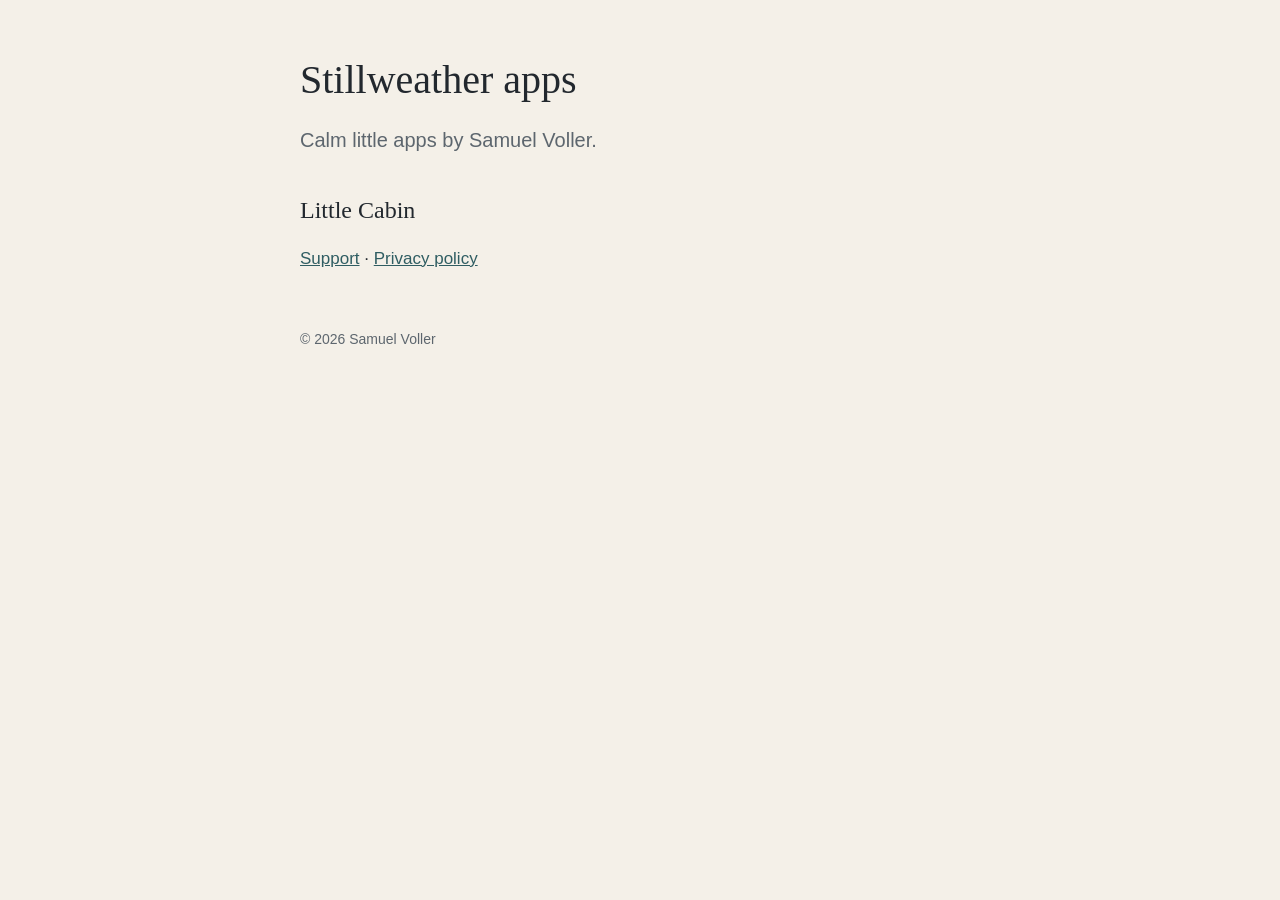
<file: index.html>
<!doctype html>
<html lang="en-GB"><head><meta charset="utf-8"><meta name="viewport" content="width=device-width, initial-scale=1">
<title>Stillweather apps</title><link rel="stylesheet" href="style.css"></head>
<body><main>
<h1>Stillweather apps</h1>
<p class="lead">Calm little apps by Samuel Voller.</p>
<h2>Little Cabin</h2>
<p><a href="little-cabin/support.html">Support</a> · <a href="little-cabin/privacy.html">Privacy policy</a></p>
<footer>© 2026 Samuel Voller</footer>
</main></body></html>
</file>
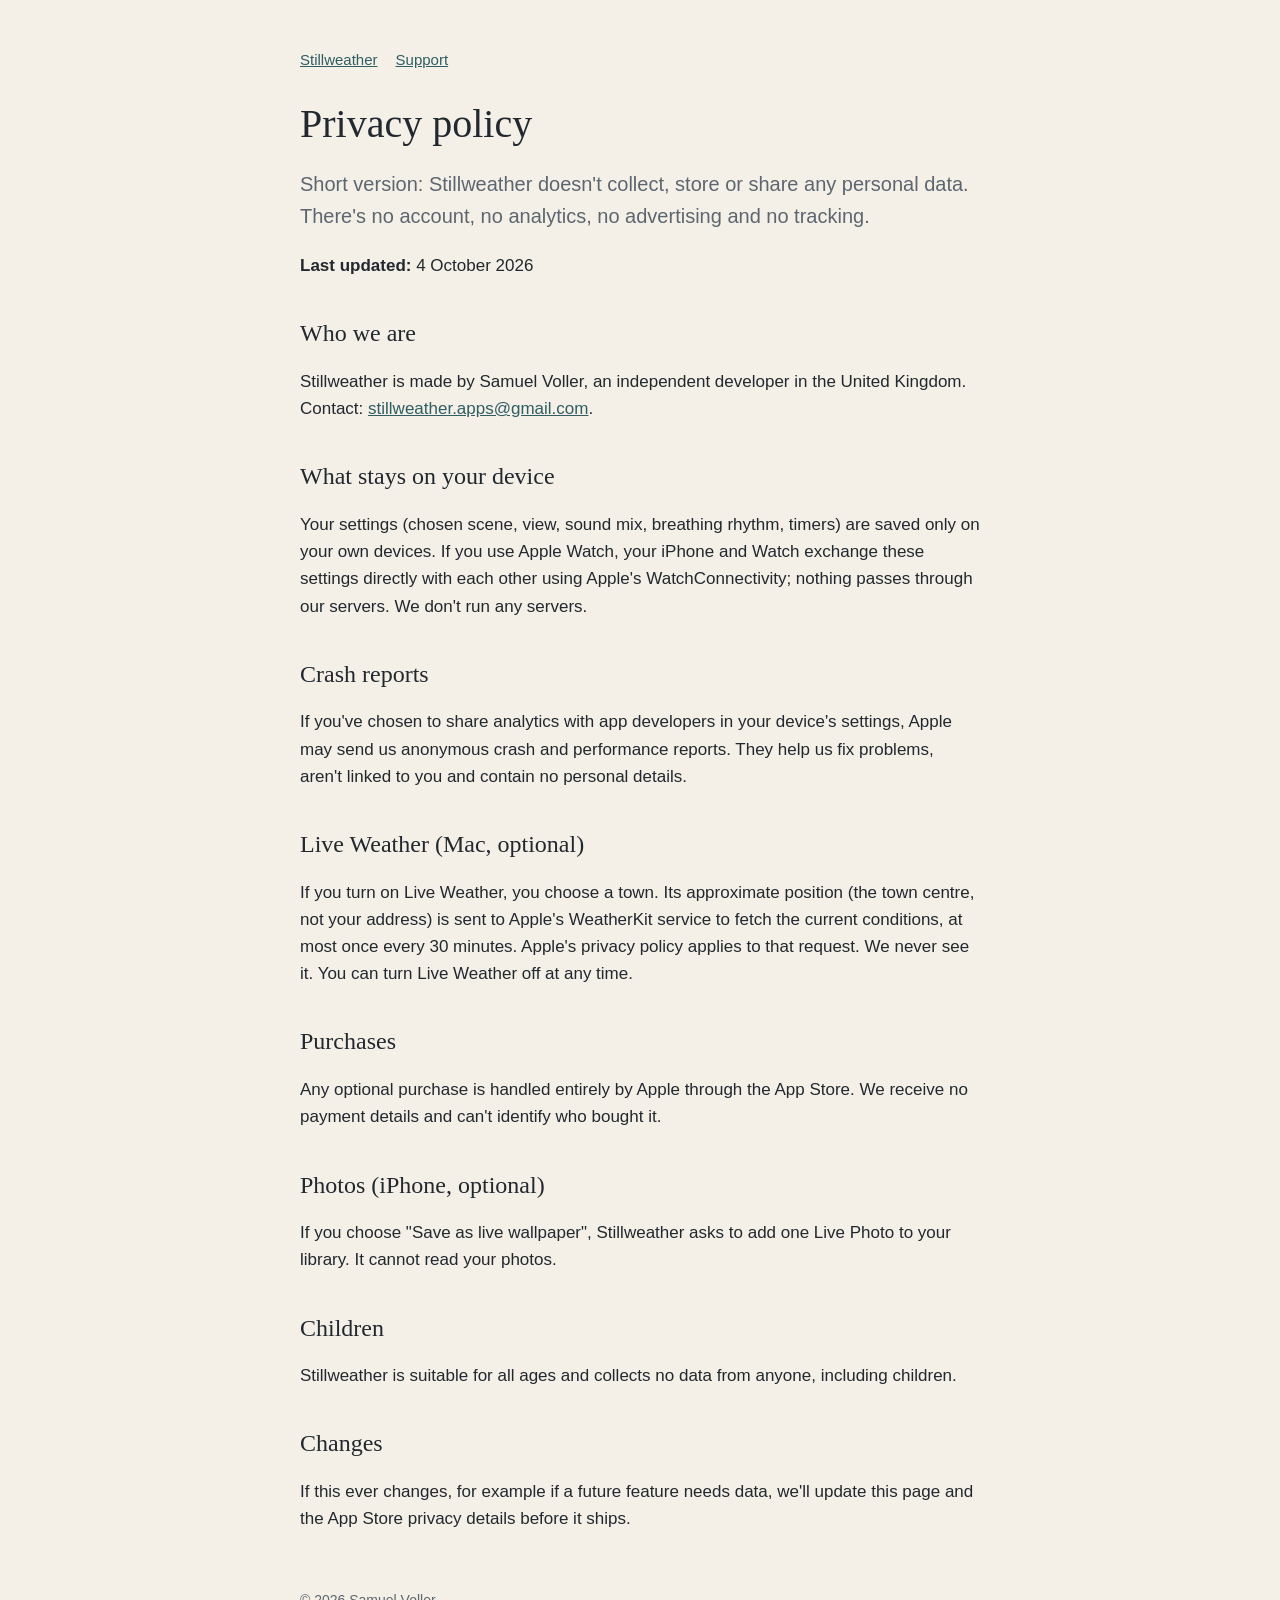
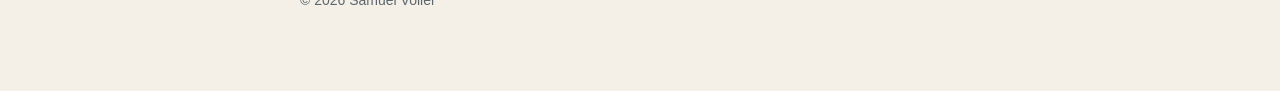
<file: privacy.html>
<!doctype html>
<html lang="en-GB"><head><meta charset="utf-8"><meta name="viewport" content="width=device-width, initial-scale=1">
<title>Stillweather privacy policy</title><link rel="stylesheet" href="style.css"></head>
<body><main>
<nav><a href="index.html">Stillweather</a><a href="support.html">Support</a></nav>
<h1>Privacy policy</h1>
<p class="lead">Short version: Stillweather doesn't collect, store or share any personal data. There's no account, no analytics, no advertising and no tracking.</p>
<p><strong>Last updated:</strong> 4 October 2026</p>
<h2>Who we are</h2>
<p>Stillweather is made by Samuel Voller, an independent developer in the United Kingdom. Contact: <a href="mailto:stillweather.apps@gmail.com">stillweather.apps@gmail.com</a>.</p>
<h2>What stays on your device</h2>
<p>Your settings (chosen scene, view, sound mix, breathing rhythm, timers) are saved only on your own devices. If you use Apple Watch, your iPhone and Watch exchange these settings directly with each other using Apple's WatchConnectivity; nothing passes through our servers. We don't run any servers.</p>
<h2>Crash reports</h2>
<p>If you've chosen to share analytics with app developers in your device's settings, Apple may send us anonymous crash and performance reports. They help us fix problems, aren't linked to you and contain no personal details.</p>
<h2>Live Weather (Mac, optional)</h2>
<p>If you turn on Live Weather, you choose a town. Its approximate position (the town centre, not your address) is sent to Apple's WeatherKit service to fetch the current conditions, at most once every 30 minutes. Apple's privacy policy applies to that request. We never see it. You can turn Live Weather off at any time.</p>
<h2>Purchases</h2>
<p>Any optional purchase is handled entirely by Apple through the App Store. We receive no payment details and can't identify who bought it.</p>
<h2>Photos (iPhone, optional)</h2>
<p>If you choose "Save as live wallpaper", Stillweather asks to add one Live Photo to your library. It cannot read your photos.</p>
<h2>Children</h2>
<p>Stillweather is suitable for all ages and collects no data from anyone, including children.</p>
<h2>Changes</h2>
<p>If this ever changes, for example if a future feature needs data, we'll update this page and the App Store privacy details before it ships.</p>
<footer>© 2026 Samuel Voller</footer>
</main></body></html>
</file>
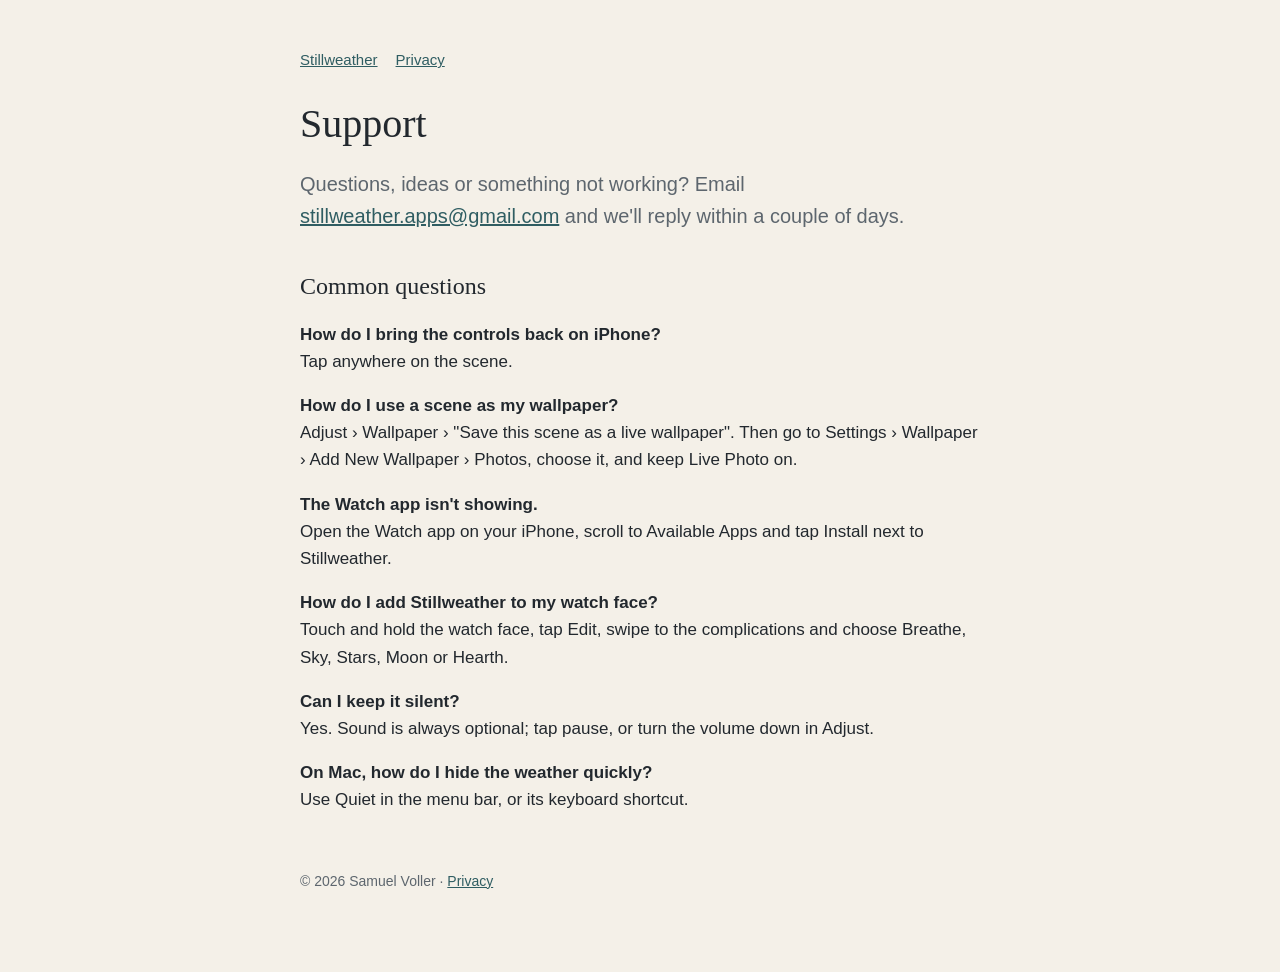
<file: support.html>
<!doctype html>
<html lang="en-GB"><head><meta charset="utf-8"><meta name="viewport" content="width=device-width, initial-scale=1">
<title>Stillweather support</title><link rel="stylesheet" href="style.css"></head>
<body><main>
<nav><a href="index.html">Stillweather</a><a href="privacy.html">Privacy</a></nav>
<h1>Support</h1>
<p class="lead">Questions, ideas or something not working? Email <a href="mailto:stillweather.apps@gmail.com">stillweather.apps@gmail.com</a> and we'll reply within a couple of days.</p>
<h2>Common questions</h2>
<div class="card"><p><strong>How do I bring the controls back on iPhone?</strong><br>Tap anywhere on the scene.</p>
<p><strong>How do I use a scene as my wallpaper?</strong><br>Adjust › Wallpaper › "Save this scene as a live wallpaper". Then go to Settings › Wallpaper › Add New Wallpaper › Photos, choose it, and keep Live Photo on.</p>
<p><strong>The Watch app isn't showing.</strong><br>Open the Watch app on your iPhone, scroll to Available Apps and tap Install next to Stillweather.</p>
<p><strong>How do I add Stillweather to my watch face?</strong><br>Touch and hold the watch face, tap Edit, swipe to the complications and choose Breathe, Sky, Stars, Moon or Hearth.</p>
<p><strong>Can I keep it silent?</strong><br>Yes. Sound is always optional; tap pause, or turn the volume down in Adjust.</p>
<p><strong>On Mac, how do I hide the weather quickly?</strong><br>Use Quiet in the menu bar, or its keyboard shortcut.</p></div>
<footer>© 2026 Samuel Voller · <a href="privacy.html">Privacy</a></footer>
</main></body></html>
</file>
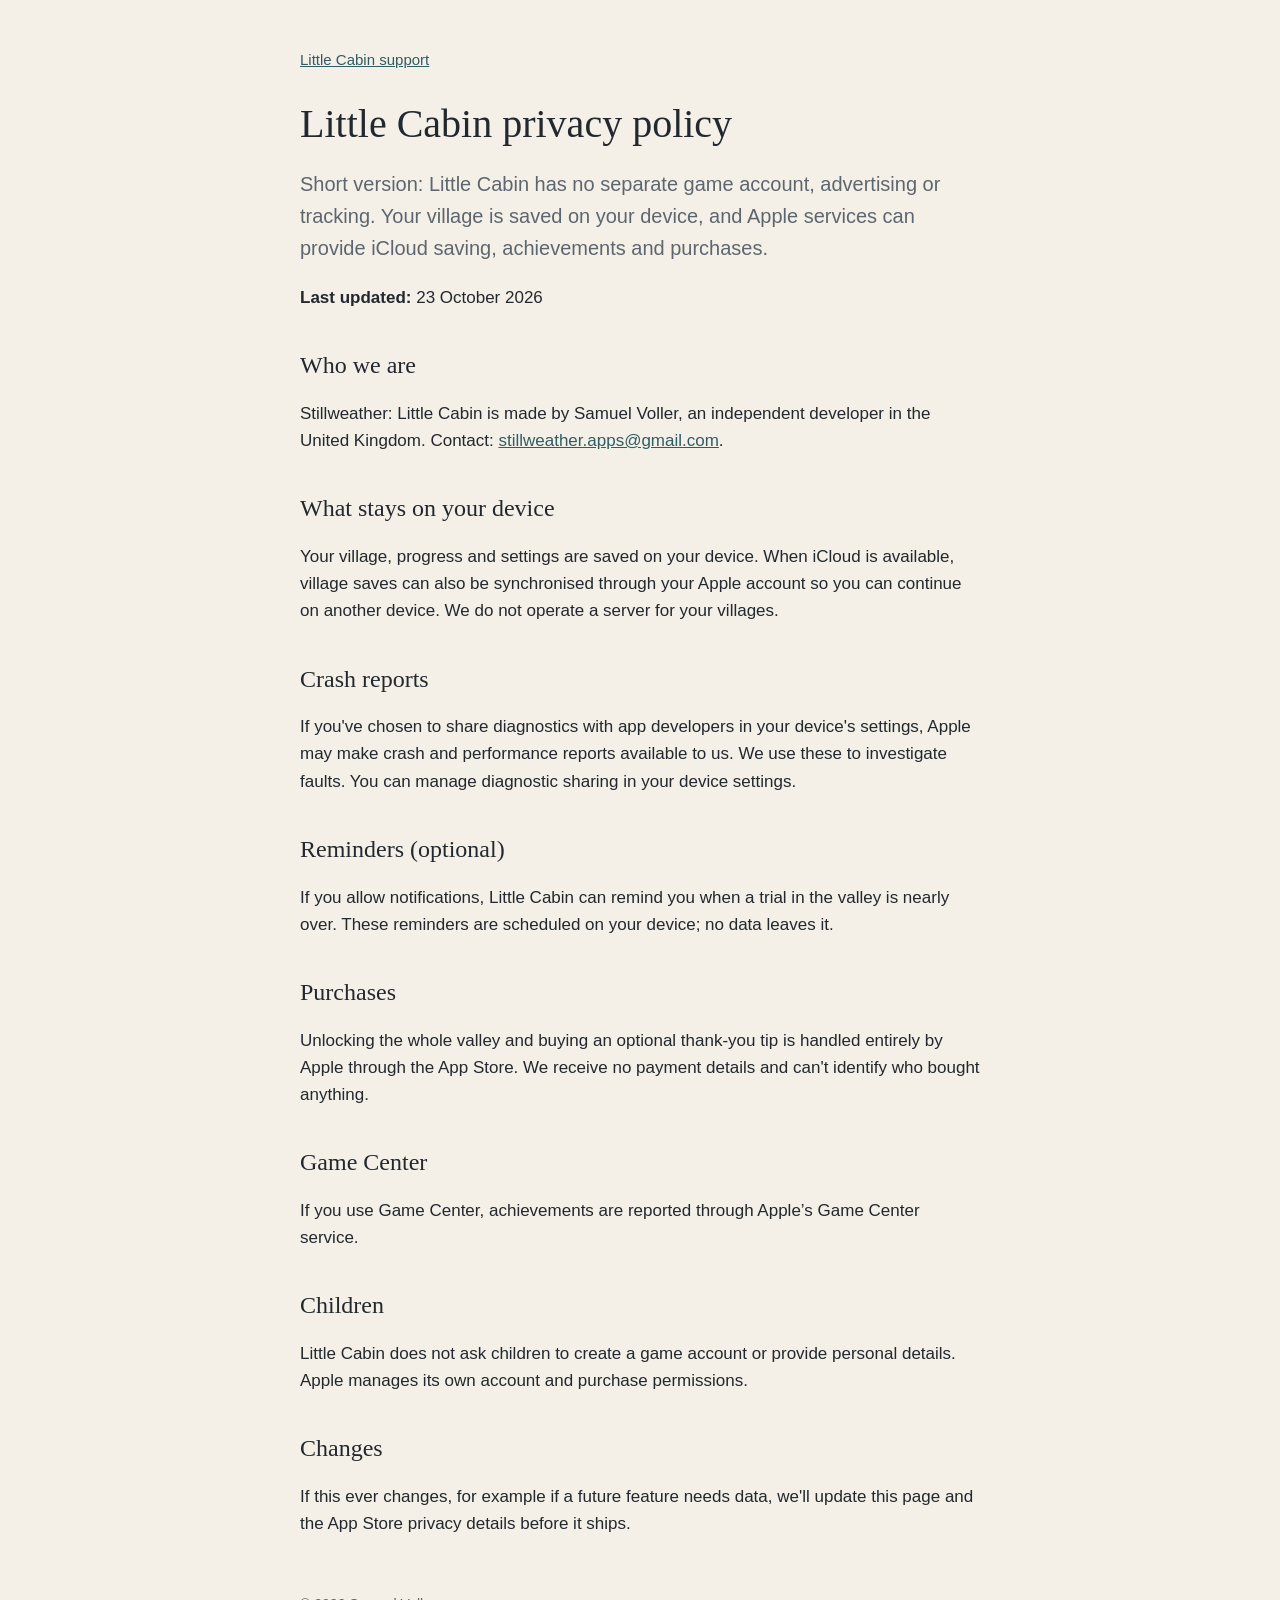
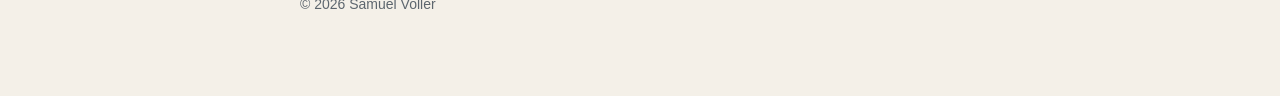
<file: little-cabin/privacy.html>
<!doctype html>
<html lang="en-GB"><head><meta charset="utf-8"><meta name="viewport" content="width=device-width, initial-scale=1">
<title>Little Cabin privacy policy</title><link rel="stylesheet" href="../style.css"></head>
<body><main>
<nav><a href="support.html">Little Cabin support</a></nav>
<h1>Little Cabin privacy policy</h1>
<p class="lead">Short version: Little Cabin has no separate game account, advertising or tracking. Your village is saved on your device, and Apple services can provide iCloud saving, achievements and purchases.</p>
<p><strong>Last updated:</strong> 23 October 2026</p>
<h2>Who we are</h2>
<p>Stillweather: Little Cabin is made by Samuel Voller, an independent developer in the United Kingdom. Contact: <a href="mailto:stillweather.apps@gmail.com">stillweather.apps@gmail.com</a>.</p>
<h2>What stays on your device</h2>
<p>Your village, progress and settings are saved on your device. When iCloud is available, village saves can also be synchronised through your Apple account so you can continue on another device. We do not operate a server for your villages.</p>
<h2>Crash reports</h2>
<p>If you've chosen to share diagnostics with app developers in your device's settings, Apple may make crash and performance reports available to us. We use these to investigate faults. You can manage diagnostic sharing in your device settings.</p>
<h2>Reminders (optional)</h2>
<p>If you allow notifications, Little Cabin can remind you when a trial in the valley is nearly over. These reminders are scheduled on your device; no data leaves it.</p>
<h2>Purchases</h2>
<p>Unlocking the whole valley and buying an optional thank-you tip is handled entirely by Apple through the App Store. We receive no payment details and can't identify who bought anything.</p>
<h2>Game Center</h2>
<p>If you use Game Center, achievements are reported through Apple’s Game Center service.</p>
<h2>Children</h2>
<p>Little Cabin does not ask children to create a game account or provide personal details. Apple manages its own account and purchase permissions.</p>
<h2>Changes</h2>
<p>If this ever changes, for example if a future feature needs data, we'll update this page and the App Store privacy details before it ships.</p>
<footer>© 2026 Samuel Voller</footer>
</main></body></html>
</file>
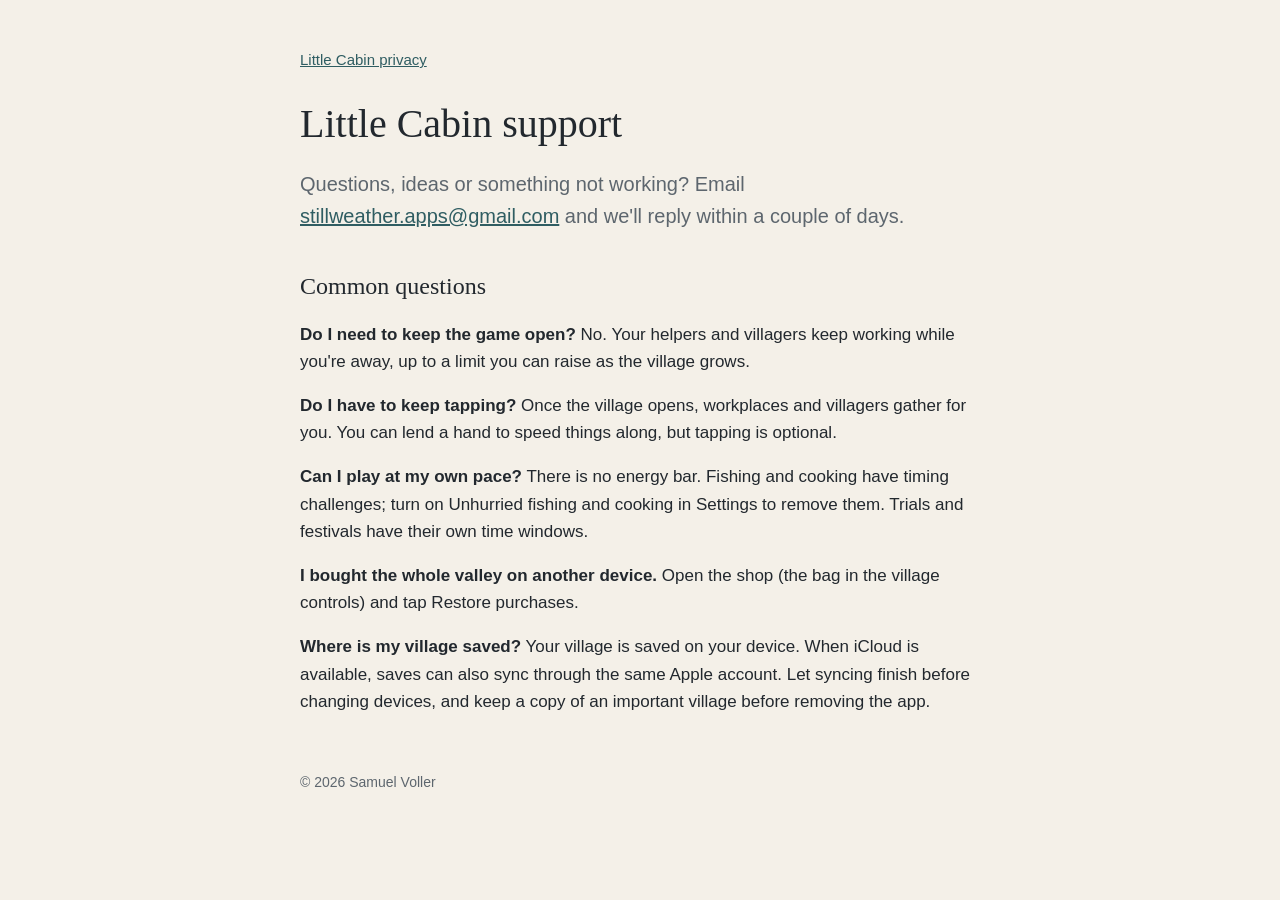
<file: little-cabin/support.html>
<!doctype html>
<html lang="en-GB"><head><meta charset="utf-8"><meta name="viewport" content="width=device-width, initial-scale=1">
<title>Little Cabin support</title><link rel="stylesheet" href="../style.css"></head>
<body><main>
<nav><a href="privacy.html">Little Cabin privacy</a></nav>
<h1>Little Cabin support</h1>
<p class="lead">Questions, ideas or something not working? Email <a href="mailto:stillweather.apps@gmail.com">stillweather.apps@gmail.com</a> and we'll reply within a couple of days.</p>
<h2>Common questions</h2>
<p><strong>Do I need to keep the game open?</strong> No. Your helpers and villagers keep working while you're away, up to a limit you can raise as the village grows.</p>
<p><strong>Do I have to keep tapping?</strong> Once the village opens, workplaces and villagers gather for you. You can lend a hand to speed things along, but tapping is optional.</p>
<p><strong>Can I play at my own pace?</strong> There is no energy bar. Fishing and cooking have timing challenges; turn on Unhurried fishing and cooking in Settings to remove them. Trials and festivals have their own time windows.</p>
<p><strong>I bought the whole valley on another device.</strong> Open the shop (the bag in the village controls) and tap Restore purchases.</p>
<p><strong>Where is my village saved?</strong> Your village is saved on your device. When iCloud is available, saves can also sync through the same Apple account. Let syncing finish before changing devices, and keep a copy of an important village before removing the app.</p>
<footer>© 2026 Samuel Voller</footer>
</main></body></html>
</file>
<file: style.css>
:root { --paper:#f4f0e8; --ink:#22282e; --soft:#5d666e; --accent:#2f5d62; --card:#fffdf8; --line:#e4ddd0; }
@media (prefers-color-scheme: dark) { :root { --paper:#14181d; --ink:#ece7de; --soft:#a8a196; --accent:#9cc6c2; --card:#1c2228; --line:#2c333a; } }
* { box-sizing: border-box; }
body { margin:0; background:var(--paper); color:var(--ink); font:17px/1.6 -apple-system, BlinkMacSystemFont, "Helvetica Neue", sans-serif; }
main { max-width: 720px; margin: 0 auto; padding: 48px 20px 80px; }
h1, h2 { font-family: "New York", Georgia, serif; font-weight: 500; line-height: 1.2; }
h1 { font-size: 40px; margin: 8px 0 12px; } h2 { font-size: 24px; margin-top: 40px; }
p.lead { font-size: 20px; color: var(--soft); }
a { color: var(--accent); }
nav { display:flex; gap:18px; font-size:15px; margin-bottom: 28px; }
footer { color: var(--soft); font-size: 14px; margin-top: 56px; }
ul { padding-left: 20px; }
</file>
